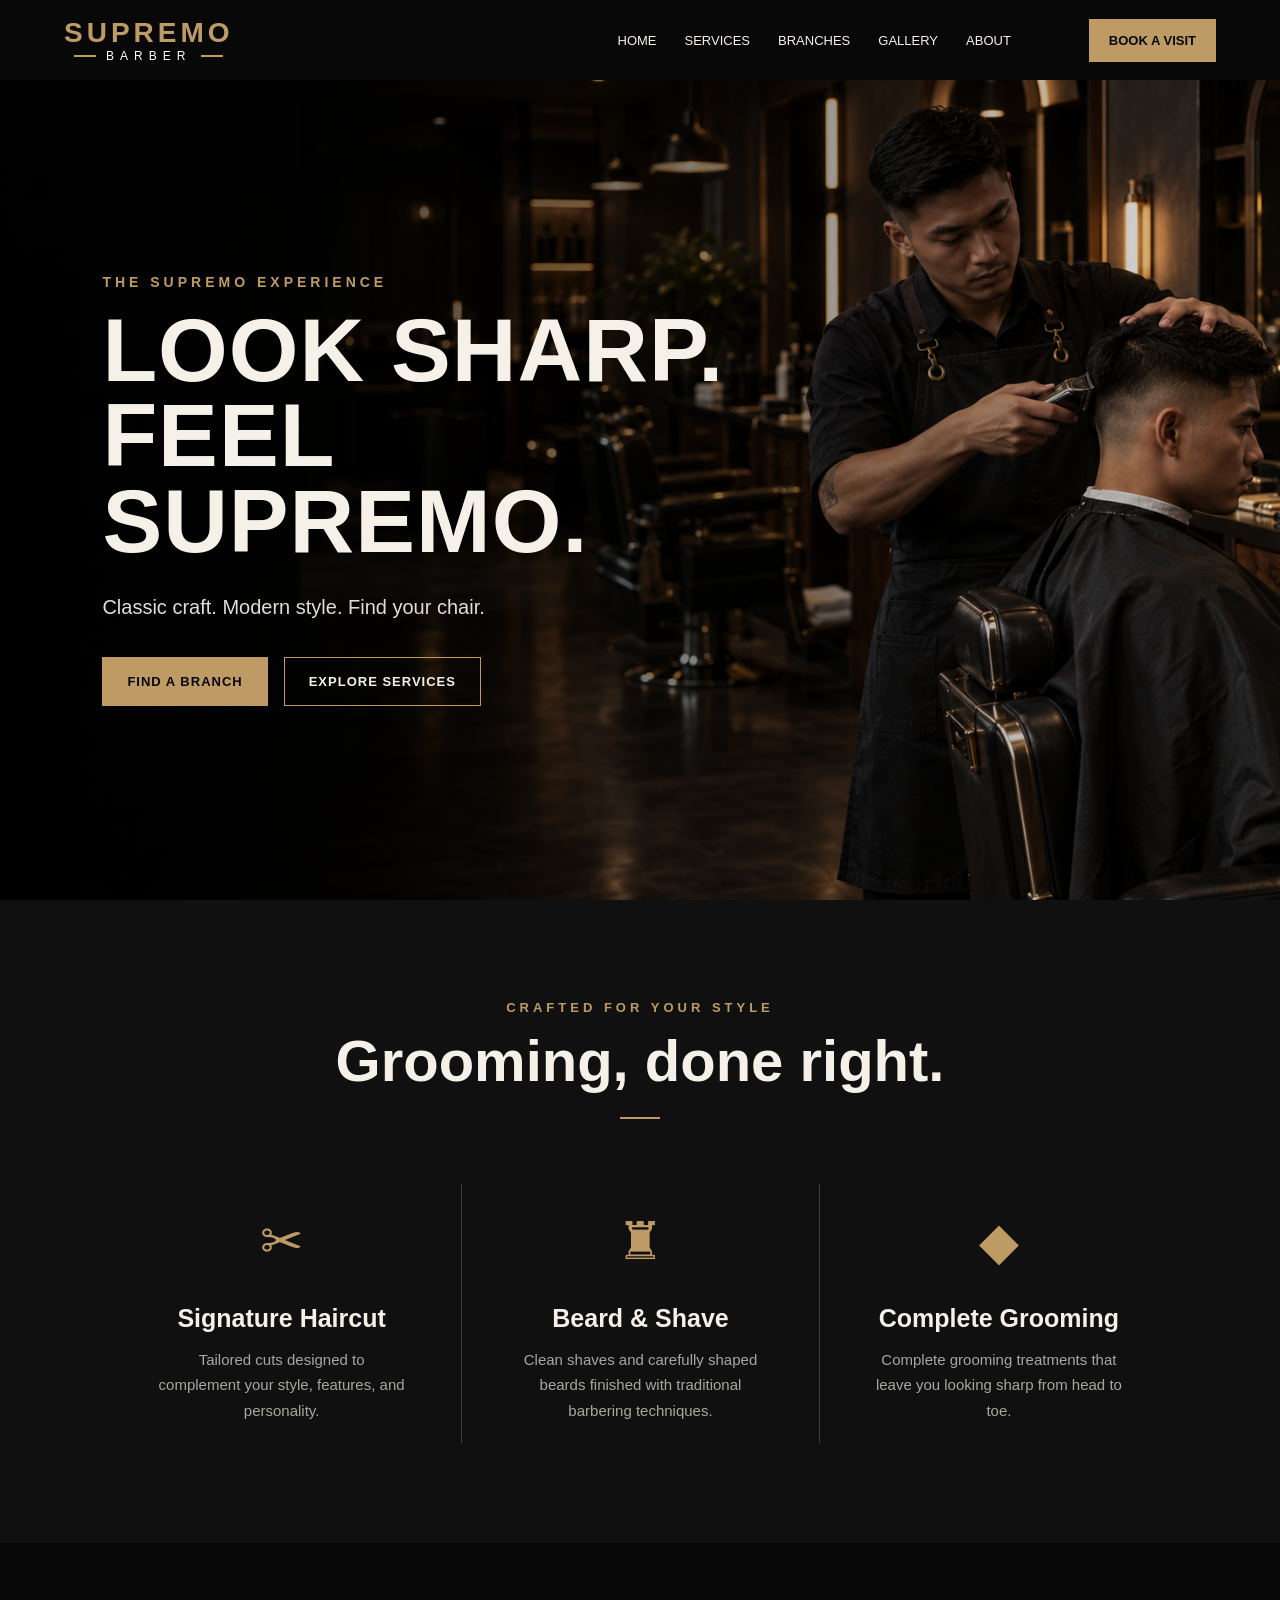
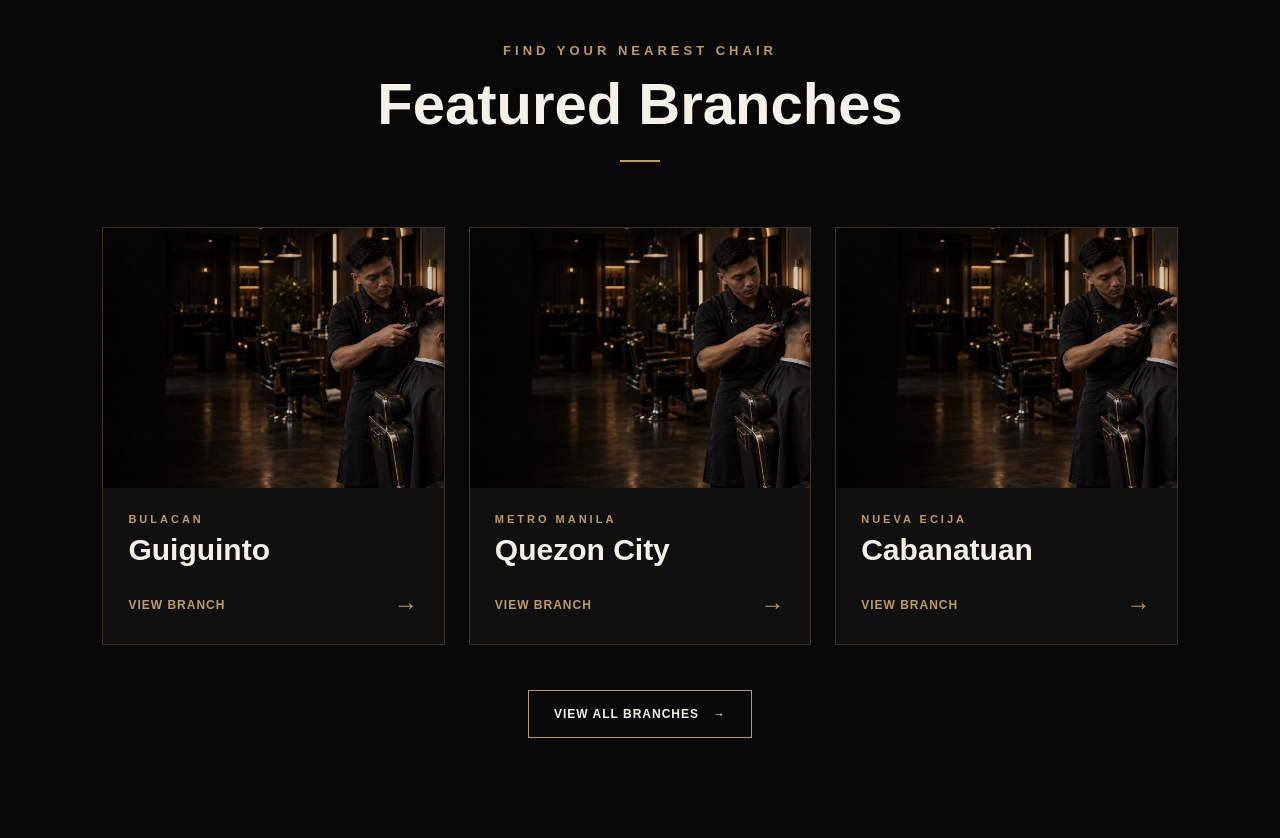
<file: index.html>
<!doctype html>
<html lang="en">
  <head>
    <meta charset="UTF-8" />
    <meta name="viewport" content="width=device-width, initial-scale=1.0" />
    <title>Supremo Barber - Unofficial website</title>

    <link rel="stylesheet" href="styles/home.css" />
  </head>
  <body>
    <header>
      <a href="#home" class="left-section">
        <span>SUPREMO</span>
        <span>BARBER</span>
      </a>

      <button
        class="menu-button"
        type="button"
        aria-label="Open navigation menu"
        aria-expanded="false"
        aria-controls="main-navigation"
      >
        <span></span>
        <span></span>
        <span></span>
      </button>

      <nav class="right-section" id="main-navigation">
        <div class="nav-div">
          <a href="#home">HOME</a>
          <a href="#services">SERVICES</a>
          <a href="branches.html">BRANCHES</a>
          <a href="#gallery">GALLERY</a>
          <a href="#about">ABOUT</a>
          <a href="booking.html" class="booking-button">BOOK A VISIT</a>
        </div>
      </nav>
    </header>

    <main>
      <section class="hero" id="home">
        <img
          src="images/supremo-hero.png"
          alt="Barber giving a customer a haircut"
          class="hero-image"
        />

        <div class="hero-overlay"></div>

        <div class="hero-content">
          <p class="hero-label">THE SUPREMO EXPERIENCE</p>

          <h1>
            LOOK SHARP.<br />
            FEEL SUPREMO.
          </h1>

          <p class="hero-description">
            Classic craft. Modern style. Find your chair.
          </p>

          <div class="hero-buttons">
            <a href="#branches" class="primary-button">FIND A BRANCH</a>

            <a href="#services" class="secondary-button"> EXPLORE SERVICES </a>
          </div>
        </div>
      </section>

      <section class="services" id="services">
        <div class="section-heading">
          <p>CRAFTED FOR YOUR STYLE</p>
          <h2>Grooming, done right.</h2>
          <span class="heading-line"></span>
        </div>

        <div class="services-container">
          <article class="service-card">
            <div class="service-icon">✂</div>
            <h3>Signature Haircut</h3>
            <p>
              Tailored cuts designed to complement your style, features, and
              personality.
            </p>
          </article>

          <article class="service-card">
            <div class="service-icon">♜</div>
            <h3>Beard &amp; Shave</h3>
            <p>
              Clean shaves and carefully shaped beards finished with traditional
              barbering techniques.
            </p>
          </article>

          <article class="service-card">
            <div class="service-icon">◆</div>
            <h3>Complete Grooming</h3>
            <p>
              Complete grooming treatments that leave you looking sharp from
              head to toe.
            </p>
          </article>
        </div>
      </section>

      <section class="featured-branches" id="branches">
        <div class="section-heading">
          <p>FIND YOUR NEAREST CHAIR</p>
          <h2>Featured Branches</h2>
          <span class="heading-line"></span>
        </div>

        <div class="branches-container">
          <article class="branch-card">
            <img
              src="images/supremo-hero.png"
              alt="Supremo Barber Guiguinto branch"
            />

            <div class="branch-content">
              <p class="branch-location">BULACAN</p>
              <h3>Guiguinto</h3>

              <a href="branches.html?branch=guiguinto" class="branch-link">
                VIEW BRANCH <span aria-hidden="true">→</span>
              </a>
            </div>
          </article>

          <article class="branch-card">
            <img
              src="images/supremo-hero.png"
              alt="Supremo Barber Quezon City branch"
            />

            <div class="branch-content">
              <p class="branch-location">METRO MANILA</p>
              <h3>Quezon City</h3>

              <a href="branches.html?branch=quezon-city" class="branch-link">
                VIEW BRANCH <span aria-hidden="true">→</span>
              </a>
            </div>
          </article>

          <article class="branch-card">
            <img
              src="images/supremo-hero.png"
              alt="Supremo Barber Cabanatuan branch"
            />

            <div class="branch-content">
              <p class="branch-location">NUEVA ECIJA</p>
              <h3>Cabanatuan</h3>

              <a href="branches.html?branch=cabanatuan" class="branch-link">
                VIEW BRANCH <span aria-hidden="true">→</span>
              </a>
            </div>
          </article>
        </div>

        <div class="all-branches">
          <a href="branches.html" class="all-branches-button">
            VIEW ALL BRANCHES
            <span aria-hidden="true">→</span>
          </a>
        </div>
      </section>
    </main>
    <script src="script.js"></script>
  </body>
</html>
</file>
<file: styles/home.css>
html {
  scroll-behavior: smooth;
}
* {
  box-sizing: border-box;
}

body {
  margin: 0;
  background-color: #101010;
  color: #f5f1e8;
  font-family: Arial, sans-serif;
}

header {
  min-height: 80px;
  padding: 16px 5%;
  display: flex;
  justify-content: space-between;
  align-items: center;
  gap: 24px;
  background-color: #080808;
}

.left-section {
  display: flex;
  flex-direction: column;
  align-items: center;
  color: #be9b65;
  text-decoration: none;
}

.left-section span:first-child {
  font-size: 28px;
  font-weight: 700;
  letter-spacing: 4px;
}

.left-section span:last-child {
  display: flex;
  align-items: center;
  gap: 10px;
  font-size: 12px;
  letter-spacing: 6px;
  color: #ffffff;
}

.left-section span:last-child::before,
.left-section span:last-child::after {
  content: "";
  width: 22px;
  height: 2px;
  background-color: #be9b65;
}

.nav-div {
  display: flex;
  align-items: center;
  gap: 28px;
}

.nav-div a {
  color: #f5f1e8;
  text-decoration: none;
  font-size: 13px;
}

.nav-div a:hover {
  color: #be9b65;
}

.nav-div .booking-button {
  padding: 14px 20px;
  background-color: #be9b65;
  color: #080808;
  font-weight: 700;
  margin-left: 50px;
}

.booking-button:hover {
  background-color: #d1af79;
}

header {
  position: sticky;
  top: 0;
  z-index: 1000;
}

.menu-button {
  width: 44px;
  height: 44px;
  display: none;
  flex-direction: column;
  justify-content: center;
  align-items: center;
  gap: 6px;
  padding: 0;
  border: 1px solid rgba(190, 155, 101, 0.5);
  background-color: transparent;
  cursor: pointer;
}

.menu-button span {
  width: 22px;
  height: 2px;
  display: block;
  background-color: #f5f1e8;
  transition:
    transform 0.3s ease,
    opacity 0.3s ease;
}

.menu-button.button-open span:nth-child(1) {
  transform: translateY(8px) rotate(45deg);
}

.menu-button.button-open span:nth-child(2) {
  opacity: 0;
}

.menu-button.button-open span:nth-child(3) {
  transform: translateY(-8px) rotate(-45deg);
}

/* =========================
   HERO SECTION
========================= */

.hero {
  min-height: calc(100vh - 80px);
  position: relative;
  display: flex;
  align-items: center;
  overflow: hidden;
  padding: 80px 8%;
}

/* Background image */
.hero-image {
  width: 100%;
  height: 100%;
  position: absolute;
  inset: 0;
  z-index: 0;
  display: block;
  object-fit: cover;
  object-position: center;
}

/* Dark overlay */
.hero-overlay {
  position: absolute;
  inset: 0;
  z-index: 1;

  background: linear-gradient(
    90deg,
    rgba(0, 0, 0, 0.88) 0%,
    rgba(0, 0, 0, 0.58) 42%,
    rgba(0, 0, 0, 0.08) 100%
  );
}

/* Hero text */
.hero-content {
  width: 100%;
  max-width: 650px;
  position: relative;
  z-index: 2;
}

.hero-label {
  margin: 0 0 18px;
  color: #be9b65;
  font-size: 14px;
  font-weight: 600;
  letter-spacing: 4px;
}

.hero h1 {
  margin: 0;
  color: #f5f1e8;
  font-size: clamp(55px, 7vw, 105px);
  line-height: 0.95;
  letter-spacing: 1px;
}

.hero-description {
  margin: 28px 0 35px;
  color: #e2ded6;
  font-size: 20px;
  line-height: 1.5;
}

/* Hero buttons */
.hero-buttons {
  display: flex;
  align-items: center;
  flex-wrap: wrap;
  gap: 16px;
}

.hero-buttons a {
  display: inline-block;
  padding: 16px 24px;
  border: 1px solid #be9b65;
  text-decoration: none;
  font-size: 13px;
  font-weight: 700;
  letter-spacing: 1px;
  transition:
    background-color 0.2s ease,
    color 0.2s ease;
}

.primary-button {
  background-color: #be9b65;
  color: #080808;
}

.secondary-button {
  background-color: transparent;
  color: #f5f1e8;
}

.primary-button:hover,
.secondary-button:hover {
  background-color: #d1af79;
  color: #080808;
}

/* Hero tablet and mobile */
@media (max-width: 700px) {
  .hero {
    min-height: calc(100vh - 80px);
    padding: 70px 24px;
  }

  .hero-image {
    object-position: 65% center;
  }

  .hero-overlay {
    background: linear-gradient(
      90deg,
      rgba(0, 0, 0, 0.9) 0%,
      rgba(0, 0, 0, 0.65) 65%,
      rgba(0, 0, 0, 0.3) 100%
    );
  }

  .hero-label {
    font-size: 11px;
    letter-spacing: 3px;
  }

  .hero h1 {
    font-size: clamp(48px, 14vw, 70px);
  }

  .hero-description {
    font-size: 17px;
  }

  .hero-buttons {
    flex-direction: column;
    align-items: stretch;
  }

  .hero-buttons a {
    text-align: center;
  }
}

.services {
  padding: 100px 8%;
  background-color: #101010;
  color: #f5f1e8;
}

.section-heading {
  margin-bottom: 65px;
  text-align: center;
}

.section-heading p {
  margin: 0 0 14px;
  color: #be9b65;
  font-size: 13px;
  font-weight: 600;
  letter-spacing: 4px;
}

.section-heading h2 {
  margin: 0;
  font-size: clamp(36px, 5vw, 58px);
  line-height: 1.1;
}

.heading-line {
  display: block;
  width: 40px;
  height: 2px;
  margin: 24px auto 0;
  background-color: #be9b65;
}

.services-container {
  max-width: 1200px;
  margin: 0 auto;
  display: grid;
  grid-template-columns: repeat(3, 1fr);
}

.service-card {
  padding: 20px 55px;
  text-align: center;
}

.service-card + .service-card {
  border-left: 1px solid rgba(245, 241, 232, 0.2);
}

.service-icon {
  min-height: 75px;
  display: flex;
  justify-content: center;
  align-items: center;
  color: #be9b65;
  font-size: 52px;
}

.service-card h3 {
  margin: 25px 0 14px;
  font-size: 25px;
}

.service-card p {
  max-width: 300px;
  margin: 0 auto;
  color: #aaa7a0;
  font-size: 15px;
  line-height: 1.7;
}

.featured-branches {
  padding: 100px 8%;
  background-color: #080808;
  color: #f5f1e8;
}

.branches-container {
  max-width: 1250px;
  margin: 0 auto;
  display: grid;
  grid-template-columns: repeat(3, 1fr);
  gap: 24px;
}

.branch-card {
  overflow: hidden;
  border: 1px solid rgba(190, 155, 101, 0.25);
  background-color: #101010;
}

.branch-card img {
  width: 100%;
  height: 260px;
  display: block;
  object-fit: cover;
  filter: brightness(0.8);
  transition:
    transform 0.4s ease,
    filter 0.4s ease;
}

.branch-card:hover img {
  transform: scale(1.04);
  filter: brightness(1);
}

.branch-content {
  padding: 25px;
}

.branch-location {
  margin: 0 0 8px;
  color: #be9b65;
  font-size: 11px;
  font-weight: 700;
  letter-spacing: 3px;
}

.branch-content h3 {
  margin: 0 0 24px;
  color: #f5f1e8;
  font-size: 30px;
}

.branch-link {
  display: flex;
  justify-content: space-between;
  align-items: center;
  color: #be9b65;
  font-size: 12px;
  font-weight: 700;
  letter-spacing: 1px;
  text-decoration: none;
}

.branch-link span {
  font-size: 24px;
  transition: transform 0.2s ease;
}

.branch-link:hover span {
  transform: translateX(6px);
}

.all-branches {
  margin-top: 45px;
  text-align: center;
}

.all-branches-button {
  display: inline-flex;
  align-items: center;
  gap: 14px;
  padding: 16px 25px;
  border: 1px solid #be9b65;
  color: #f5f1e8;
  font-size: 12px;
  font-weight: 700;
  letter-spacing: 1px;
  text-decoration: none;
  transition:
    background-color 0.2s ease,
    color 0.2s ease;
}

.all-branches-button:hover {
  background-color: #be9b65;
  color: #080808;
}

/* =========================================
   TABLET
========================================= */

@media (max-width: 1000px) {
  header {
    padding-right: 4%;
    padding-left: 4%;
  }

  .nav-div {
    gap: 18px;
  }

  .nav-div .booking-button {
    margin-left: 10px;
  }

  .hero {
    padding-right: 6%;
    padding-left: 6%;
  }

  .hero-image {
    object-position: 70% center;
  }

  .service-card {
    padding-right: 30px;
    padding-left: 30px;
  }

  .branches-container {
    grid-template-columns: repeat(2, minmax(0, 1fr));
  }
}

/* =========================================
   BURGER NAVIGATION
========================================= */

@media (max-width: 800px) {
  header {
    min-height: 76px;
    padding: 12px 24px;
  }

  .left-section {
    position: relative;
    z-index: 1002;
  }

  .left-section span:first-child {
    font-size: 24px;
  }

  .left-section span:last-child {
    font-size: 10px;
    letter-spacing: 5px;
  }

  .left-section span:last-child::before,
  .left-section span:last-child::after {
    width: 17px;
  }

  .menu-button {
    position: relative;
    z-index: 1002;
    display: flex;
  }

  .right-section {
    width: 100%;
    max-height: 0;
    position: absolute;
    top: 100%;
    right: 0;
    left: 0;
    overflow: hidden;
    visibility: hidden;
    opacity: 0;
    background-color: #080808;
    transition:
      max-height 0.35s ease,
      opacity 0.25s ease,
      visibility 0.25s ease;
  }

  .right-section.menu-open {
    max-height: 500px;
    visibility: visible;
    opacity: 1;
  }

  .nav-div {
    width: 100%;
    display: flex;
    flex-direction: column;
    align-items: stretch;
    gap: 0;
    padding: 15px 24px 24px;
  }

  .nav-div a {
    width: 100%;
    padding: 15px 0;
    border-bottom: 1px solid rgba(245, 241, 232, 0.12);
    font-size: 12px;
  }

  .nav-div .booking-button {
    margin: 18px 0 0;
    padding: 15px 20px;
    border-bottom: none;
    text-align: center;
  }

  .services,
  .featured-branches {
    padding: 80px 40px;
  }

  .services-container {
    max-width: 600px;
    grid-template-columns: 1fr;
  }

  .service-card {
    padding: 40px 25px;
  }

  .service-card + .service-card {
    border-top: 1px solid rgba(245, 241, 232, 0.2);
    border-left: none;
  }

  .service-card p {
    max-width: 420px;
  }
}

/* =========================================
   MOBILE HERO
========================================= */

@media (max-width: 600px) {
  header {
    padding-right: 18px;
    padding-left: 18px;
  }

  .hero {
    min-height: 720px;
    align-items: flex-end;
    padding: 330px 24px 60px;
    background-color: #080808;
  }

  /*
    On mobile, the picture occupies the upper part of the hero.
    The image is cropped around the barber and client.
  */
  .hero-image {
    width: 100%;
    height: 58%;
    top: 0;
    bottom: auto;
    object-fit: cover;
    object-position: 78% center;
  }

  /*
    The first gradient darkens the bottom of the image.
    The second gradient keeps the left side shadowed.
  */
  .hero-overlay {
    background:
      linear-gradient(
        180deg,
        rgba(0, 0, 0, 0.05) 0%,
        rgba(0, 0, 0, 0.2) 30%,
        rgba(8, 8, 8, 0.85) 55%,
        #080808 72%
      ),
      linear-gradient(90deg, rgba(0, 0, 0, 0.45) 0%, rgba(0, 0, 0, 0.05) 100%);
  }

  .hero-content {
    max-width: 100%;
  }

  .hero-label {
    font-size: 10px;
    letter-spacing: 3px;
  }

  .hero h1 {
    font-size: clamp(44px, 14vw, 64px);
  }

  .hero-description {
    margin: 22px 0 28px;
    font-size: 17px;
  }

  .hero-buttons {
    width: 100%;
    flex-direction: column;
    align-items: stretch;
  }

  .hero-buttons a {
    width: 100%;
    text-align: center;
  }

  .services,
  .featured-branches {
    padding: 70px 24px;
  }

  .section-heading {
    margin-bottom: 45px;
  }

  .section-heading p {
    font-size: 11px;
    line-height: 1.6;
    letter-spacing: 3px;
  }

  .service-card {
    padding: 35px 10px;
  }

  .branches-container {
    grid-template-columns: 1fr;
  }

  .branch-card img {
    height: 230px;
  }

  .all-branches-button {
    justify-content: center;
  }
}

/* =========================================
   SMALL PHONES
========================================= */

@media (max-width: 400px) {
  .left-section span:first-child {
    font-size: 21px;
  }

  .menu-button {
    width: 41px;
    height: 41px;
  }

  .hero {
    min-height: 680px;
    padding: 290px 18px 50px;
  }

  .hero-image {
    height: 52%;
    object-position: 80% center;
  }

  .hero h1 {
    font-size: clamp(40px, 13vw, 52px);
  }

  .hero-description {
    font-size: 16px;
  }

  .hero-buttons a {
    padding: 14px 18px;
    font-size: 11px;
  }

  .services,
  .featured-branches {
    padding: 60px 18px;
  }

  .section-heading h2 {
    font-size: 34px;
  }

  .branch-card img {
    height: 210px;
  }

  .all-branches-button {
    width: 100%;
  }
}

/* =========================================
   LANDSCAPE PHONES
========================================= */

@media (max-height: 550px) and (orientation: landscape) {
  .hero {
    min-height: 620px;
    align-items: center;
    padding: 70px 7%;
  }

  .hero-image {
    width: 100%;
    height: 100%;
    top: 0;
    object-fit: cover;
    object-position: 75% center;
  }

  .hero-overlay {
    background: linear-gradient(
      90deg,
      rgba(0, 0, 0, 0.9) 0%,
      rgba(0, 0, 0, 0.55) 50%,
      rgba(0, 0, 0, 0.08) 100%
    );
  }

  .hero-content {
    max-width: 520px;
  }

  .hero h1 {
    font-size: 52px;
  }
}

/* =========================================
   REDUCED MOTION
========================================= */

@media (prefers-reduced-motion: reduce) {
  html {
    scroll-behavior: auto;
  }

  .menu-button span,
  .right-section,
  .hero-buttons a,
  .branch-card img,
  .branch-link span,
  .all-branches-button {
    transition: none;
  }
}
</file>
